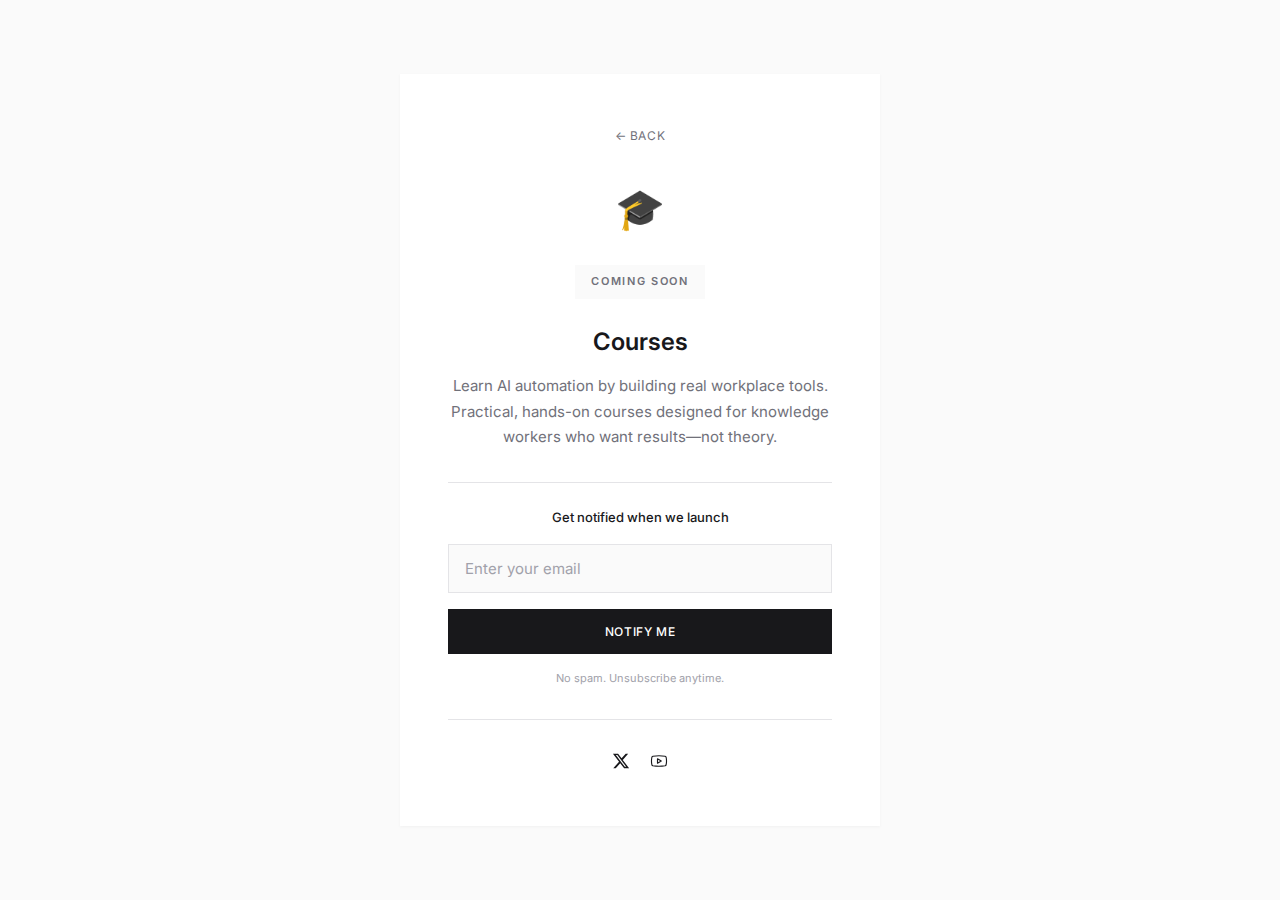
<file: courses.html>
<!DOCTYPE html>
<html lang="en">
<head>
    <meta charset="UTF-8">
    <meta name="viewport" content="width=device-width, initial-scale=1.0">
    <title>Courses Coming Soon | Marta Wasko</title>
    <meta name="description" content="AI automation courses for knowledge workers. Coming soon.">

    <link rel="preconnect" href="https://fonts.googleapis.com">
    <link rel="preconnect" href="https://fonts.gstatic.com" crossorigin>
    <link href="https://fonts.googleapis.com/css2?family=Inter:wght@400;500;600;700&display=swap" rel="stylesheet">

    <style>
        :root {
            --color-bg: #FAFAFA;
            --color-surface: #FFFFFF;
            --color-text: #18181B;
            --color-text-muted: #71717A;
            --color-text-light: #A1A1AA;
            --color-button: #18181B;
            --color-button-hover: #27272A;
            --color-border: #E4E4E7;
            --font-family: 'Inter', -apple-system, BlinkMacSystemFont, 'Segoe UI', sans-serif;
            --transition: 0.2s ease;
        }

        *, *::before, *::after {
            box-sizing: border-box;
            margin: 0;
            padding: 0;
        }

        html {
            font-size: 16px;
            -webkit-font-smoothing: antialiased;
        }

        body {
            font-family: var(--font-family);
            background-color: var(--color-bg);
            color: var(--color-text);
            line-height: 1.6;
            min-height: 100vh;
            display: flex;
            align-items: center;
            justify-content: center;
            padding: 2rem 1rem;
        }

        .card {
            background: var(--color-surface);
            max-width: 480px;
            width: 100%;
            padding: 3rem;
            box-shadow: 0 1px 3px rgba(0, 0, 0, 0.04);
            text-align: center;
        }

        .back-link {
            display: inline-flex;
            align-items: center;
            gap: 0.5rem;
            font-size: 0.75rem;
            color: var(--color-text-muted);
            text-decoration: none;
            letter-spacing: 0.05em;
            text-transform: uppercase;
            margin-bottom: 2rem;
            transition: color var(--transition);
        }

        .back-link:hover {
            color: var(--color-text);
        }

        .icon {
            font-size: 2.5rem;
            margin-bottom: 1.5rem;
        }

        .badge {
            display: inline-block;
            font-size: 0.6875rem;
            font-weight: 600;
            letter-spacing: 0.15em;
            text-transform: uppercase;
            color: var(--color-text-muted);
            background: var(--color-bg);
            padding: 0.5rem 1rem;
            margin-bottom: 1.5rem;
        }

        h1 {
            font-size: 1.5rem;
            font-weight: 600;
            margin-bottom: 0.75rem;
        }

        .description {
            font-size: 0.9375rem;
            color: var(--color-text-muted);
            margin-bottom: 2rem;
            line-height: 1.7;
        }

        .notify-section {
            padding-top: 1.5rem;
            border-top: 1px solid var(--color-border);
        }

        .notify-title {
            font-size: 0.8125rem;
            font-weight: 500;
            margin-bottom: 1rem;
        }

        .form-group {
            margin-bottom: 1rem;
        }

        input[type="email"] {
            width: 100%;
            padding: 0.875rem 1rem;
            font-size: 0.9375rem;
            font-family: var(--font-family);
            border: 1px solid var(--color-border);
            background: var(--color-bg);
            color: var(--color-text);
            outline: none;
            transition: border-color var(--transition);
        }

        input[type="email"]:focus {
            border-color: var(--color-text-muted);
        }

        input[type="email"]::placeholder {
            color: var(--color-text-light);
        }

        .btn {
            width: 100%;
            padding: 0.875rem 1.5rem;
            background-color: var(--color-button);
            color: white;
            font-size: 0.75rem;
            font-weight: 500;
            font-family: var(--font-family);
            letter-spacing: 0.05em;
            text-transform: uppercase;
            border: 1px solid var(--color-button);
            cursor: pointer;
            transition: all var(--transition);
        }

        .btn:hover {
            background-color: var(--color-button-hover);
            border-color: var(--color-button-hover);
        }

        .privacy-note {
            font-size: 0.6875rem;
            color: var(--color-text-light);
            margin-top: 1rem;
        }

        .social-links {
            display: flex;
            justify-content: center;
            gap: 1.25rem;
            margin-top: 2rem;
            padding-top: 2rem;
            border-top: 1px solid var(--color-border);
        }

        .social-link {
            color: var(--color-text);
            transition: all var(--transition);
        }

        .social-link:hover {
            color: var(--color-text-muted);
            transform: translateY(-2px);
        }

        .social-icon {
            width: 18px;
            height: 18px;
        }

        @media (max-width: 500px) {
            .card {
                padding: 2rem 1.5rem;
            }
        }

        @keyframes fadeIn {
            from { opacity: 0; transform: translateY(8px); }
            to { opacity: 1; transform: translateY(0); }
        }

        .card {
            animation: fadeIn 0.4s ease;
        }
    </style>
</head>
<body>
    <div class="card">
        <a href="index.html" class="back-link">&larr; Back</a>

        <div class="icon">🎓</div>
        <span class="badge">Coming Soon</span>
        <h1>Courses</h1>
        <p class="description">
            Learn AI automation by building real workplace tools. Practical, hands-on courses designed for knowledge workers who want results—not theory.
        </p>

        <div class="notify-section">
            <p class="notify-title">Get notified when we launch</p>
            <form action="#" method="POST">
                <div class="form-group">
                    <input type="email" name="email" placeholder="Enter your email" required>
                </div>
                <button type="submit" class="btn">Notify Me</button>
            </form>
            <p class="privacy-note">No spam. Unsubscribe anytime.</p>
        </div>

        <div class="social-links">
            <a href="https://x.com/martawasko" class="social-link" aria-label="X (Twitter)" target="_blank">
                <svg class="social-icon" viewBox="0 0 24 24" fill="currentColor">
                    <path d="M18.244 2.25h3.308l-7.227 8.26 8.502 11.24H16.17l-5.214-6.817L4.99 21.75H1.68l7.73-8.835L1.254 2.25H8.08l4.713 6.231zm-1.161 17.52h1.833L7.084 4.126H5.117z"/>
                </svg>
            </a>
            <a href="https://www.youtube.com/@Marta_Wasko" class="social-link" aria-label="YouTube" target="_blank">
                <svg class="social-icon" viewBox="0 0 24 24" fill="none" stroke="currentColor" stroke-width="1.5" stroke-linecap="round" stroke-linejoin="round">
                    <path d="M2.5 17a24.12 24.12 0 0 1 0-10 2 2 0 0 1 1.4-1.4 49.56 49.56 0 0 1 16.2 0A2 2 0 0 1 21.5 7a24.12 24.12 0 0 1 0 10 2 2 0 0 1-1.4 1.4 49.55 49.55 0 0 1-16.2 0A2 2 0 0 1 2.5 17"/>
                    <path d="m10 15 5-3-5-3z"/>
                </svg>
            </a>
        </div>
    </div>
</body>
</html>
</file>
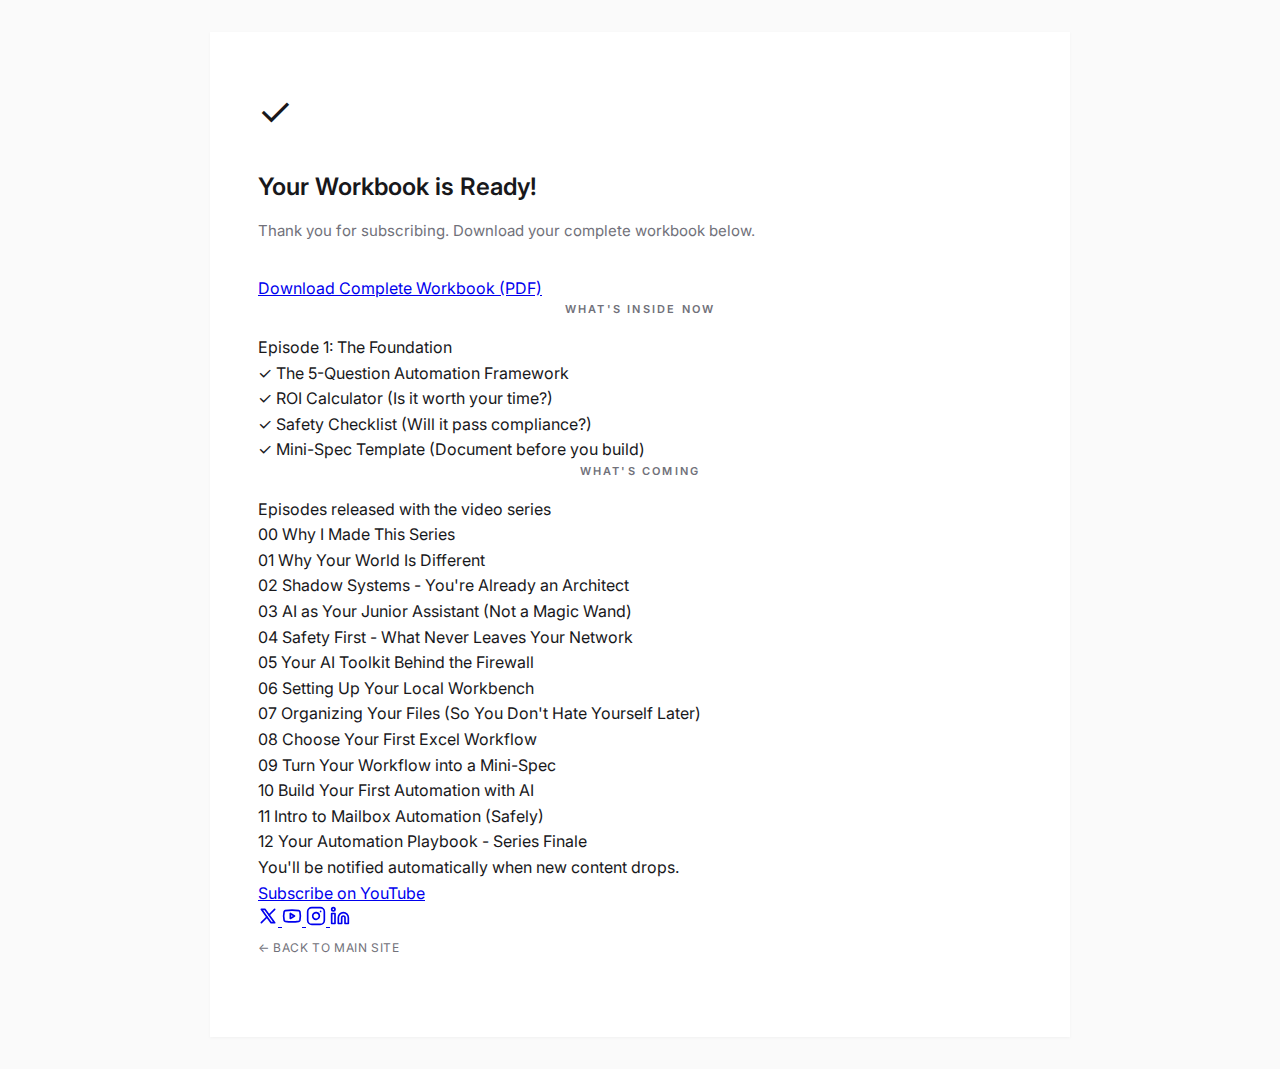
<file: starter-kit-access.html>
<!DOCTYPE html>
<html lang="en">
<head>
    <meta charset="UTF-8">
    <meta name="viewport" content="width=device-width, initial-scale=1.0">
    <title>Your Workbook | Marta Wasko</title>
    <meta name="description" content="Access your AI automation workbook resources.">
    <meta name="robots" content="noindex, nofollow">

    <!-- Favicon -->
    <link rel="icon" type="image/svg+xml" href="favicon.svg">

    <!-- Google tag (gtag.js) -->
    <script async src="https://www.googletagmanager.com/gtag/js?id=G-5DH4CXLCM7"></script>
    <script>
      window.dataLayer = window.dataLayer || [];
      function gtag(){dataLayer.push(arguments);}
      gtag('js', new Date());
      gtag('config', 'G-5DH4CXLCM7');
    </script>

    <link rel="preconnect" href="https://fonts.googleapis.com">
    <link rel="preconnect" href="https://fonts.gstatic.com" crossorigin>
    <link href="https://fonts.googleapis.com/css2?family=Inter:wght@400;500;600;700&display=swap" rel="stylesheet">

    <!-- Stylesheet -->
    <link rel="stylesheet" href="styles.css">
</head>
<body>
    <div class="card card--medium">
        <div class="icon">&#10003;</div>
        <h1 class="page-title">Your Workbook is Ready!</h1>
        <p class="page-description">
            Thank you for subscribing. Download your complete workbook below.
        </p>

        <div class="downloads">
            <a href="premium_package/AI_for_Knowledge_Workers_Complete_Starter_Kit.pdf" download class="button button--primary button--large">
                Download Complete Workbook (PDF)
            </a>
        </div>

        <div class="content-roadmap">
            <div class="roadmap-section">
                <p class="features-title">What's Inside Now</p>
                <p class="roadmap-subtitle">Episode 1: The Foundation</p>
                <div class="episode-list">
                    <div class="episode-item episode-item--available">
                        <span class="episode-status">&#10003;</span>
                        <span>The 5-Question Automation Framework</span>
                    </div>
                    <div class="episode-item episode-item--available">
                        <span class="episode-status">&#10003;</span>
                        <span>ROI Calculator (Is it worth your time?)</span>
                    </div>
                    <div class="episode-item episode-item--available">
                        <span class="episode-status">&#10003;</span>
                        <span>Safety Checklist (Will it pass compliance?)</span>
                    </div>
                    <div class="episode-item episode-item--available">
                        <span class="episode-status">&#10003;</span>
                        <span>Mini-Spec Template (Document before you build)</span>
                    </div>
                </div>
            </div>

            <div class="roadmap-section">
                <p class="features-title">What's Coming</p>
                <p class="roadmap-subtitle">Episodes released with the video series</p>
                <div class="episode-list">
                    <div class="episode-item">
                        <span class="episode-number">00</span>
                        <span>Why I Made This Series</span>
                    </div>
                    <div class="episode-item">
                        <span class="episode-number">01</span>
                        <span>Why Your World Is Different</span>
                    </div>
                    <div class="episode-item">
                        <span class="episode-number">02</span>
                        <span>Shadow Systems - You're Already an Architect</span>
                    </div>
                    <div class="episode-item">
                        <span class="episode-number">03</span>
                        <span>AI as Your Junior Assistant (Not a Magic Wand)</span>
                    </div>
                    <div class="episode-item">
                        <span class="episode-number">04</span>
                        <span>Safety First - What Never Leaves Your Network</span>
                    </div>
                    <div class="episode-item">
                        <span class="episode-number">05</span>
                        <span>Your AI Toolkit Behind the Firewall</span>
                    </div>
                    <div class="episode-item">
                        <span class="episode-number">06</span>
                        <span>Setting Up Your Local Workbench</span>
                    </div>
                    <div class="episode-item">
                        <span class="episode-number">07</span>
                        <span>Organizing Your Files (So You Don't Hate Yourself Later)</span>
                    </div>
                    <div class="episode-item">
                        <span class="episode-number">08</span>
                        <span>Choose Your First Excel Workflow</span>
                    </div>
                    <div class="episode-item">
                        <span class="episode-number">09</span>
                        <span>Turn Your Workflow into a Mini-Spec</span>
                    </div>
                    <div class="episode-item">
                        <span class="episode-number">10</span>
                        <span>Build Your First Automation with AI</span>
                    </div>
                    <div class="episode-item">
                        <span class="episode-number">11</span>
                        <span>Intro to Mailbox Automation (Safely)</span>
                    </div>
                    <div class="episode-item">
                        <span class="episode-number">12</span>
                        <span>Your Automation Playbook - Series Finale</span>
                    </div>
                </div>
                <p class="roadmap-note">You'll be notified automatically when new content drops.</p>
            </div>
        </div>

        <div class="cta-section cta-section--subtle">
            <a href="https://www.youtube.com/@MartaWasko" target="_blank" rel="noopener" class="button button--secondary">
                Subscribe on YouTube
            </a>
        </div>

        <div class="social-footer">
            <a href="https://x.com/martawasko" target="_blank" rel="noopener" aria-label="X (Twitter)">
                <svg xmlns="http://www.w3.org/2000/svg" width="20" height="20" viewBox="0 0 24 24" fill="none" stroke="currentColor" stroke-width="2" stroke-linecap="round" stroke-linejoin="round"><path d="M4 4l11.733 16h4.267l-11.733 -16z"/><path d="M4 20l6.768 -6.768m2.46 -2.46l6.772 -6.772"/></svg>
            </a>
            <a href="https://www.youtube.com/@MartaWasko" target="_blank" rel="noopener" aria-label="YouTube">
                <svg xmlns="http://www.w3.org/2000/svg" width="20" height="20" viewBox="0 0 24 24" fill="none" stroke="currentColor" stroke-width="2" stroke-linecap="round" stroke-linejoin="round"><path d="M2.5 17a24.12 24.12 0 0 1 0 -10 2 2 0 0 1 1.4 -1.4 49.56 49.56 0 0 1 16.2 0A2 2 0 0 1 21.5 7a24.12 24.12 0 0 1 0 10 2 2 0 0 1 -1.4 1.4 49.55 49.55 0 0 1 -16.2 0A2 2 0 0 1 2.5 17"/><path d="m10 15 5 -3 -5 -3z"/></svg>
            </a>
            <a href="https://www.instagram.com/marta.wasko/" target="_blank" rel="noopener" aria-label="Instagram">
                <svg xmlns="http://www.w3.org/2000/svg" width="20" height="20" viewBox="0 0 24 24" fill="none" stroke="currentColor" stroke-width="2" stroke-linecap="round" stroke-linejoin="round"><rect width="20" height="20" x="2" y="2" rx="5" ry="5"/><path d="M16 11.37A4 4 0 1 1 12.63 8 4 4 0 0 1 16 11.37z"/><line x1="17.5" x2="17.51" y1="6.5" y2="6.5"/></svg>
            </a>
            <a href="https://www.linkedin.com/in/martawasko/" target="_blank" rel="noopener" aria-label="LinkedIn">
                <svg xmlns="http://www.w3.org/2000/svg" width="20" height="20" viewBox="0 0 24 24" fill="none" stroke="currentColor" stroke-width="2" stroke-linecap="round" stroke-linejoin="round"><path d="M16 8a6 6 0 0 1 6 6v7h-4v-7a2 2 0 0 0 -2 -2 2 2 0 0 0 -2 2v7h-4v-7a6 6 0 0 1 6 -6z"/><rect width="4" height="12" x="2" y="9"/><circle cx="4" cy="4" r="2"/></svg>
            </a>
        </div>

        <a href="index.html" class="back-link back-link--centered">&larr; Back to Main Site</a>
    </div>
</body>
</html>
</file>
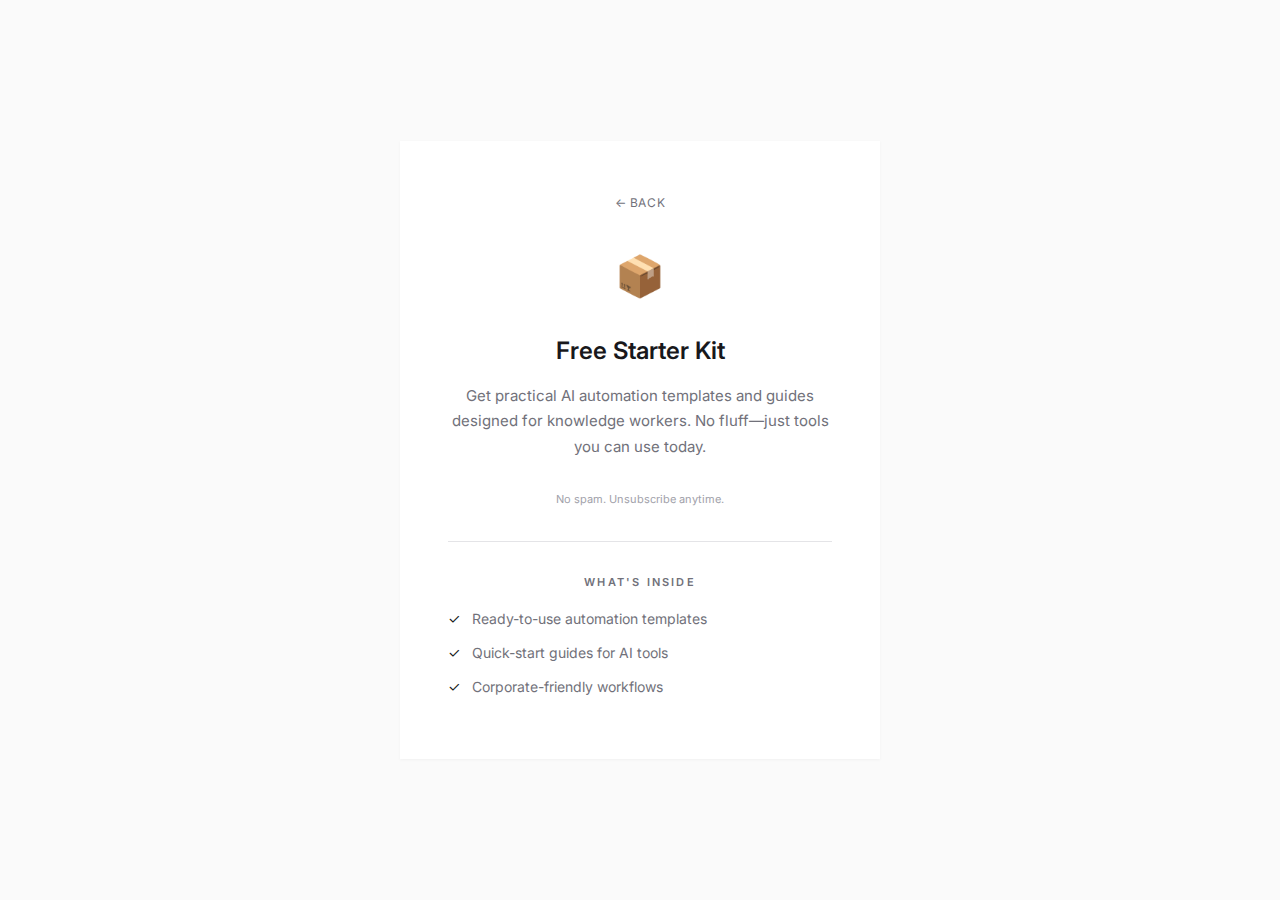
<file: starter-kit.html>
<!DOCTYPE html>
<html lang="en">
<head>
    <meta charset="UTF-8">
    <meta name="viewport" content="width=device-width, initial-scale=1.0">
    <title>Free Starter Kit | Marta Wasko</title>
    <meta name="description" content="Get your free AI automation starter kit. Practical tools for knowledge workers.">

    <link rel="preconnect" href="https://fonts.googleapis.com">
    <link rel="preconnect" href="https://fonts.gstatic.com" crossorigin>
    <link href="https://fonts.googleapis.com/css2?family=Inter:wght@400;500;600;700&display=swap" rel="stylesheet">

    <style>
        :root {
            --color-bg: #FAFAFA;
            --color-surface: #FFFFFF;
            --color-text: #18181B;
            --color-text-muted: #71717A;
            --color-text-light: #A1A1AA;
            --color-button: #18181B;
            --color-button-hover: #27272A;
            --color-border: #E4E4E7;
            --font-family: 'Inter', -apple-system, BlinkMacSystemFont, 'Segoe UI', sans-serif;
            --transition: 0.2s ease;
        }

        *, *::before, *::after {
            box-sizing: border-box;
            margin: 0;
            padding: 0;
        }

        html {
            font-size: 16px;
            -webkit-font-smoothing: antialiased;
        }

        body {
            font-family: var(--font-family);
            background-color: var(--color-bg);
            color: var(--color-text);
            line-height: 1.6;
            min-height: 100vh;
            display: flex;
            align-items: center;
            justify-content: center;
            padding: 2rem 1rem;
        }

        .card {
            background: var(--color-surface);
            max-width: 480px;
            width: 100%;
            padding: 3rem;
            box-shadow: 0 1px 3px rgba(0, 0, 0, 0.04);
            text-align: center;
        }

        .back-link {
            display: inline-flex;
            align-items: center;
            gap: 0.5rem;
            font-size: 0.75rem;
            color: var(--color-text-muted);
            text-decoration: none;
            letter-spacing: 0.05em;
            text-transform: uppercase;
            margin-bottom: 2rem;
            transition: color var(--transition);
        }

        .back-link:hover {
            color: var(--color-text);
        }

        .icon {
            font-size: 2.5rem;
            margin-bottom: 1.5rem;
        }

        h1 {
            font-size: 1.5rem;
            font-weight: 600;
            margin-bottom: 0.75rem;
        }

        .description {
            font-size: 0.9375rem;
            color: var(--color-text-muted);
            margin-bottom: 2rem;
            line-height: 1.7;
        }

        .form-group {
            margin-bottom: 1rem;
        }

        input[type="email"] {
            width: 100%;
            padding: 0.875rem 1rem;
            font-size: 0.9375rem;
            font-family: var(--font-family);
            border: 1px solid var(--color-border);
            background: var(--color-bg);
            color: var(--color-text);
            outline: none;
            transition: border-color var(--transition);
        }

        input[type="email"]:focus {
            border-color: var(--color-text-muted);
        }

        input[type="email"]::placeholder {
            color: var(--color-text-light);
        }

        .btn {
            width: 100%;
            padding: 0.875rem 1.5rem;
            background-color: var(--color-button);
            color: white;
            font-size: 0.75rem;
            font-weight: 500;
            font-family: var(--font-family);
            letter-spacing: 0.05em;
            text-transform: uppercase;
            border: 1px solid var(--color-button);
            cursor: pointer;
            transition: all var(--transition);
        }

        .btn:hover {
            background-color: var(--color-button-hover);
            border-color: var(--color-button-hover);
        }

        .privacy-note {
            font-size: 0.6875rem;
            color: var(--color-text-light);
            margin-top: 1.5rem;
        }

        .features {
            margin-top: 2rem;
            padding-top: 2rem;
            border-top: 1px solid var(--color-border);
            text-align: left;
        }

        .features-title {
            font-size: 0.6875rem;
            font-weight: 600;
            letter-spacing: 0.2em;
            text-transform: uppercase;
            color: var(--color-text-muted);
            margin-bottom: 1rem;
            text-align: center;
        }

        .feature-item {
            display: flex;
            align-items: flex-start;
            gap: 0.75rem;
            margin-bottom: 0.75rem;
            font-size: 0.875rem;
            color: var(--color-text-muted);
        }

        .feature-item span {
            color: var(--color-text);
        }

        @media (max-width: 500px) {
            .card {
                padding: 2rem 1.5rem;
            }
        }

        @keyframes fadeIn {
            from { opacity: 0; transform: translateY(8px); }
            to { opacity: 1; transform: translateY(0); }
        }

        .card {
            animation: fadeIn 0.4s ease;
        }
    </style>
</head>
<body>
    <div class="card">
        <a href="index.html" class="back-link">&larr; Back</a>

        <div class="icon">📦</div>
        <h1>Free Starter Kit</h1>
        <p class="description">
            Get practical AI automation templates and guides designed for knowledge workers. No fluff—just tools you can use today.
        </p>

        <script async data-uid="e188eac1f8" src="https://hitit-ai.kit.com/e188eac1f8/index.js"></script>

        <p class="privacy-note">No spam. Unsubscribe anytime.</p>

        <div class="features">
            <p class="features-title">What's Inside</p>
            <div class="feature-item">
                <span>✓</span> Ready-to-use automation templates
            </div>
            <div class="feature-item">
                <span>✓</span> Quick-start guides for AI tools
            </div>
            <div class="feature-item">
                <span>✓</span> Corporate-friendly workflows
            </div>
        </div>
    </div>
</body>
</html>
</file>
<file: styles.css>
/* Marta Wasko - Shared Styles */

:root {
    --color-bg: #FAFAFA;
    --color-surface: #FFFFFF;
    --color-text: #18181B;
    --color-text-muted: #71717A;
    --color-text-light: #A1A1AA;
    --color-button: #18181B;
    --color-button-hover: #27272A;
    --color-button-outline: transparent;
    --color-border: #E4E4E7;

    --font-family: 'Inter', -apple-system, BlinkMacSystemFont, 'Segoe UI', sans-serif;
    --transition: 0.2s ease;
}

*, *::before, *::after {
    box-sizing: border-box;
    margin: 0;
    padding: 0;
}

html {
    font-size: 16px;
    -webkit-font-smoothing: antialiased;
}

body {
    font-family: var(--font-family);
    background-color: var(--color-bg);
    color: var(--color-text);
    line-height: 1.6;
    min-height: 100vh;
    display: flex;
    align-items: center;
    justify-content: center;
    padding: 2rem 1rem;
}

/* Card */
.card {
    background: var(--color-surface);
    max-width: 860px;
    width: 100%;
    padding: 3rem;
    box-shadow: 0 1px 3px rgba(0, 0, 0, 0.04);
    animation: fadeIn 0.4s ease;
}

.card--narrow {
    max-width: 480px;
    text-align: center;
}

/* Main Layout (Homepage) */
.main {
    display: grid;
    grid-template-columns: 260px 1fr;
    gap: 3rem;
    margin-bottom: 2.5rem;
}

/* Image */
.image-section {
    position: relative;
}

.profile-image {
    width: 100%;
    aspect-ratio: 1;
    object-fit: cover;
    display: block;
}

/* Content */
.content-section {
    display: flex;
    flex-direction: column;
    justify-content: center;
}

.name {
    font-size: 1.125rem;
    font-weight: 600;
    letter-spacing: 0.15em;
    text-transform: uppercase;
    margin-bottom: 1rem;
}

.description {
    font-size: 0.9375rem;
    color: var(--color-text-muted);
    line-height: 1.7;
    margin-bottom: 0.375rem;
}

.tagline {
    font-size: 0.875rem;
    color: var(--color-text-light);
    font-style: italic;
    margin-bottom: 1.75rem;
}

/* Buttons */
.buttons {
    display: flex;
    flex-direction: column;
    gap: 0.625rem;
}

.btn {
    display: inline-flex;
    align-items: center;
    justify-content: center;
    gap: 0.5rem;
    padding: 0.75rem 1.25rem;
    background-color: var(--color-button);
    color: white;
    text-decoration: none;
    font-size: 0.75rem;
    font-weight: 500;
    font-family: var(--font-family);
    letter-spacing: 0.05em;
    text-transform: uppercase;
    border: 1px solid var(--color-button);
    cursor: pointer;
    transition: all var(--transition);
}

.btn:hover {
    background-color: var(--color-button-hover);
    border-color: var(--color-button-hover);
    transform: translateY(-1px);
}

.btn--outline {
    background-color: transparent;
    color: var(--color-text);
    border-color: var(--color-border);
}

.btn--outline:hover {
    background-color: var(--color-bg);
    border-color: var(--color-text-muted);
}

.btn--full {
    width: 100%;
    padding: 0.875rem 1.5rem;
}

.btn-icon {
    width: 14px;
    height: 14px;
    stroke-width: 2;
    opacity: 0.7;
}

/* Divider */
.divider {
    width: 100%;
    height: 1px;
    background-color: var(--color-border);
    margin-bottom: 2rem;
}

/* Section Title */
.section-title {
    font-size: 0.6875rem;
    font-weight: 600;
    letter-spacing: 0.2em;
    text-transform: uppercase;
    color: var(--color-text-muted);
    margin-bottom: 1rem;
    text-align: center;
}

/* Products/Tools Grid */
.products {
    margin-bottom: 2.5rem;
}

.products-grid {
    display: grid;
    grid-template-columns: repeat(2, 1fr);
    gap: 0.75rem;
}

.product-link {
    display: flex;
    align-items: center;
    gap: 0.75rem;
    padding: 1rem 1.25rem;
    background: var(--color-bg);
    text-decoration: none;
    color: var(--color-text);
    transition: all var(--transition);
    border: 1px solid transparent;
}

.product-link:hover {
    background: var(--color-surface);
    border-color: var(--color-border);
    transform: translateY(-1px);
}

.product-icon {
    width: 20px;
    height: 20px;
    stroke-width: 1.5;
    color: var(--color-text-muted);
    flex-shrink: 0;
}

.product-info {
    display: flex;
    flex-direction: column;
    gap: 0.125rem;
}

.product-name {
    font-size: 0.8125rem;
    font-weight: 500;
}

.product-desc {
    font-size: 0.6875rem;
    color: var(--color-text-light);
}

/* Footer */
.footer {
    text-align: center;
}

.social-title {
    font-size: 0.6875rem;
    font-weight: 600;
    letter-spacing: 0.2em;
    text-transform: uppercase;
    color: var(--color-text-muted);
    margin-bottom: 1rem;
}

.social-links {
    display: flex;
    justify-content: center;
    gap: 1.25rem;
    margin-bottom: 1.25rem;
}

.social-links--border {
    margin-top: 2rem;
    padding-top: 2rem;
    border-top: 1px solid var(--color-border);
    margin-bottom: 0;
}

.social-link {
    color: var(--color-text);
    transition: all var(--transition);
}

.social-link:hover {
    color: var(--color-text-muted);
    transform: translateY(-2px);
}

.social-icon {
    width: 18px;
    height: 18px;
    stroke-width: 1.5;
}

.copyright {
    font-size: 0.6875rem;
    color: var(--color-text-light);
}

/* Back Link */
.back-link {
    display: inline-flex;
    align-items: center;
    gap: 0.5rem;
    font-size: 0.75rem;
    color: var(--color-text-muted);
    text-decoration: none;
    letter-spacing: 0.05em;
    text-transform: uppercase;
    margin-bottom: 2rem;
    transition: color var(--transition);
}

.back-link:hover {
    color: var(--color-text);
}

/* Icon (for subpages) */
.icon {
    font-size: 2.5rem;
    margin-bottom: 1.5rem;
}

/* Badge */
.badge {
    display: inline-block;
    font-size: 0.6875rem;
    font-weight: 600;
    letter-spacing: 0.15em;
    text-transform: uppercase;
    color: var(--color-text-muted);
    background: var(--color-bg);
    padding: 0.5rem 1rem;
    margin-bottom: 1.5rem;
}

/* Page Title (subpages) */
.page-title {
    font-size: 1.5rem;
    font-weight: 600;
    margin-bottom: 0.75rem;
}

/* Description (subpages) */
.page-description {
    font-size: 0.9375rem;
    color: var(--color-text-muted);
    margin-bottom: 2rem;
    line-height: 1.7;
}

/* Forms */
.form-group {
    margin-bottom: 1rem;
}

input[type="email"] {
    width: 100%;
    padding: 0.875rem 1rem;
    font-size: 0.9375rem;
    font-family: var(--font-family);
    border: 1px solid var(--color-border);
    background: var(--color-bg);
    color: var(--color-text);
    outline: none;
    transition: border-color var(--transition);
}

input[type="email"]:focus {
    border-color: var(--color-text-muted);
}

input[type="email"]::placeholder {
    color: var(--color-text-light);
}

.privacy-note {
    font-size: 0.6875rem;
    color: var(--color-text-light);
    margin-top: 1rem;
}

/* Notify Section */
.notify-section {
    padding-top: 1.5rem;
    border-top: 1px solid var(--color-border);
}

.notify-title {
    font-size: 0.8125rem;
    font-weight: 500;
    margin-bottom: 1rem;
}

/* Features List */
.features {
    margin-top: 2rem;
    padding-top: 2rem;
    border-top: 1px solid var(--color-border);
    text-align: left;
}

.features-title {
    font-size: 0.6875rem;
    font-weight: 600;
    letter-spacing: 0.2em;
    text-transform: uppercase;
    color: var(--color-text-muted);
    margin-bottom: 1rem;
    text-align: center;
}

.feature-item {
    display: flex;
    align-items: flex-start;
    gap: 0.75rem;
    margin-bottom: 0.75rem;
    font-size: 0.875rem;
    color: var(--color-text-muted);
}

.feature-item span {
    color: var(--color-text);
}

/* Announcement Banner */
.announcement {
    background: linear-gradient(135deg, #FEF3C7 0%, #FDE68A 100%);
    border: 1px solid #F59E0B;
    padding: 1.25rem;
    margin-bottom: 2rem;
    font-size: 0.875rem;
    line-height: 1.6;
    color: #92400E;
}

.announcement strong {
    color: #78350F;
}

/* Responsive */
@media (max-width: 700px) {
    body {
        padding: 1rem;
        align-items: flex-start;
    }

    .card {
        padding: 2rem 1.5rem;
    }

    .main {
        grid-template-columns: 1fr;
        gap: 1.75rem;
        text-align: center;
    }

    .image-section {
        max-width: 200px;
        margin: 0 auto;
    }

    .buttons {
        align-items: center;
    }

    .btn {
        width: 100%;
        max-width: 260px;
    }

    .products-grid {
        grid-template-columns: 1fr;
    }
}

/* Animation */
@keyframes fadeIn {
    from { opacity: 0; transform: translateY(8px); }
    to { opacity: 1; transform: translateY(0); }
}
</file>
